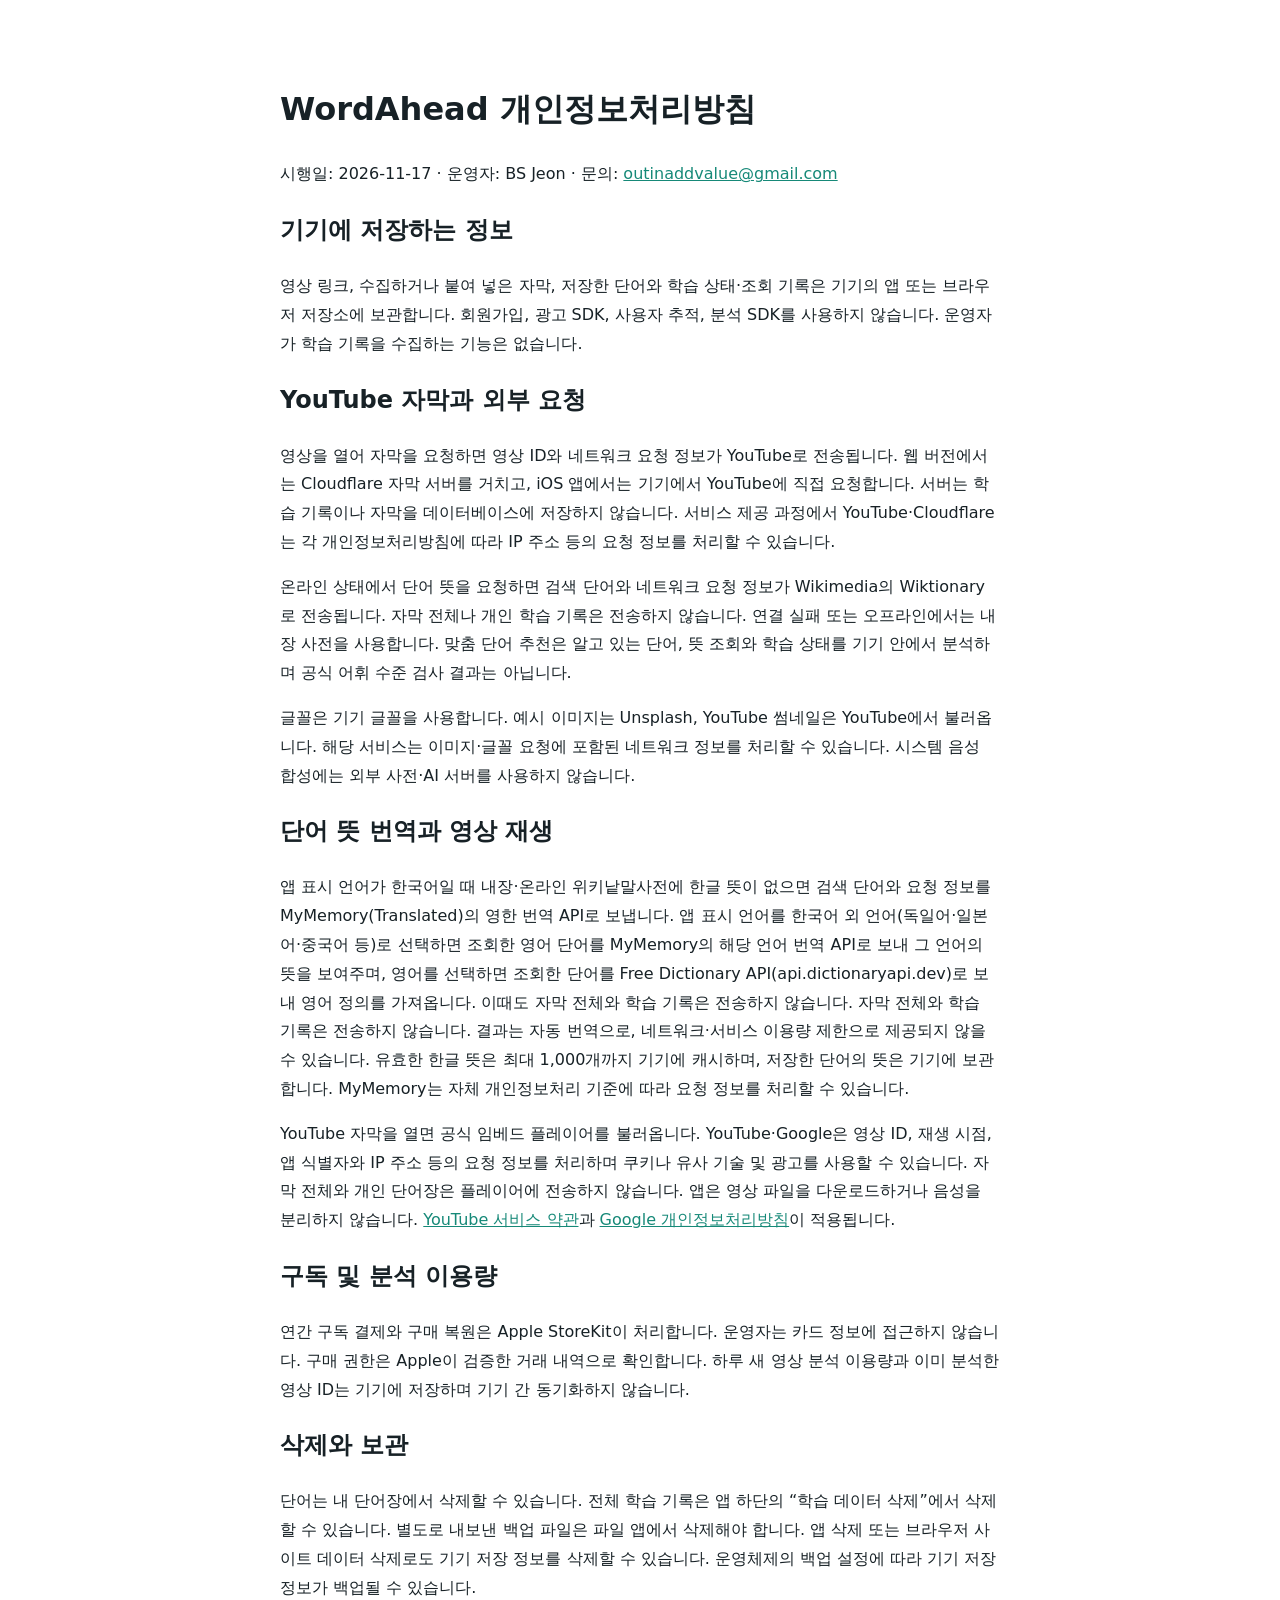
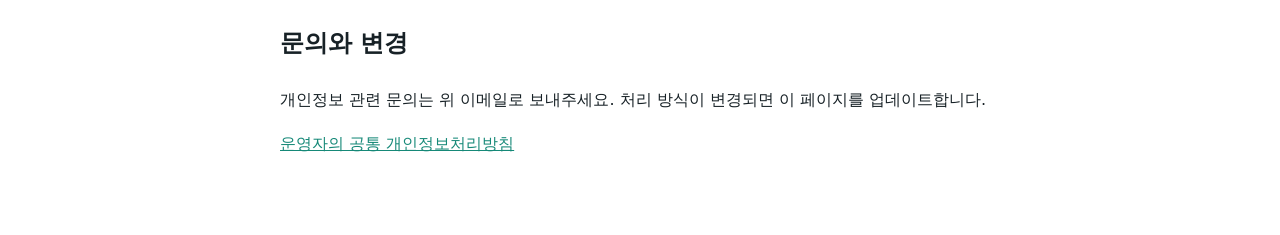
<file: privacy.html>
<!doctype html><html lang="ko"><meta charset="utf-8"><meta name="viewport" content="width=device-width,initial-scale=1"><title>WordAhead 개인정보처리방침</title><style>body{max-width:720px;margin:40px auto;padding:20px;font:16px/1.8 system-ui;color:#172126}a{color:#168978}</style><body>
<h1>WordAhead 개인정보처리방침</h1><p>시행일: 2026-11-17 · 운영자: BS Jeon · 문의: <a href="mailto:outinaddvalue@gmail.com">outinaddvalue@gmail.com</a></p>
<h2>기기에 저장하는 정보</h2><p>영상 링크, 수집하거나 붙여 넣은 자막, 저장한 단어와 학습 상태·조회 기록은 기기의 앱 또는 브라우저 저장소에 보관합니다. 회원가입, 광고 SDK, 사용자 추적, 분석 SDK를 사용하지 않습니다. 운영자가 학습 기록을 수집하는 기능은 없습니다.</p>
<h2>YouTube 자막과 외부 요청</h2><p>영상을 열어 자막을 요청하면 영상 ID와 네트워크 요청 정보가 YouTube로 전송됩니다. 웹 버전에서는 Cloudflare 자막 서버를 거치고, iOS 앱에서는 기기에서 YouTube에 직접 요청합니다. 서버는 학습 기록이나 자막을 데이터베이스에 저장하지 않습니다. 서비스 제공 과정에서 YouTube·Cloudflare는 각 개인정보처리방침에 따라 IP 주소 등의 요청 정보를 처리할 수 있습니다.</p>
<p>온라인 상태에서 단어 뜻을 요청하면 검색 단어와 네트워크 요청 정보가 Wikimedia의 Wiktionary로 전송됩니다. 자막 전체나 개인 학습 기록은 전송하지 않습니다. 연결 실패 또는 오프라인에서는 내장 사전을 사용합니다. 맞춤 단어 추천은 알고 있는 단어, 뜻 조회와 학습 상태를 기기 안에서 분석하며 공식 어휘 수준 검사 결과는 아닙니다.</p><p>글꼴은 기기 글꼴을 사용합니다. 예시 이미지는 Unsplash, YouTube 썸네일은 YouTube에서 불러옵니다. 해당 서비스는 이미지·글꼴 요청에 포함된 네트워크 정보를 처리할 수 있습니다. 시스템 음성 합성에는 외부 사전·AI 서버를 사용하지 않습니다.</p>
<h2>단어 뜻 번역과 영상 재생</h2><p>앱 표시 언어가 한국어일 때 내장·온라인 위키낱말사전에 한글 뜻이 없으면 검색 단어와 요청 정보를 MyMemory(Translated)의 영한 번역 API로 보냅니다. 앱 표시 언어를 한국어 외 언어(독일어·일본어·중국어 등)로 선택하면 조회한 영어 단어를 MyMemory의 해당 언어 번역 API로 보내 그 언어의 뜻을 보여주며, 영어를 선택하면 조회한 단어를 Free Dictionary API(api.dictionaryapi.dev)로 보내 영어 정의를 가져옵니다. 이때도 자막 전체와 학습 기록은 전송하지 않습니다. 자막 전체와 학습 기록은 전송하지 않습니다. 결과는 자동 번역으로, 네트워크·서비스 이용량 제한으로 제공되지 않을 수 있습니다. 유효한 한글 뜻은 최대 1,000개까지 기기에 캐시하며, 저장한 단어의 뜻은 기기에 보관합니다. MyMemory는 자체 개인정보처리 기준에 따라 요청 정보를 처리할 수 있습니다.</p><p>YouTube 자막을 열면 공식 임베드 플레이어를 불러옵니다. YouTube·Google은 영상 ID, 재생 시점, 앱 식별자와 IP 주소 등의 요청 정보를 처리하며 쿠키나 유사 기술 및 광고를 사용할 수 있습니다. 자막 전체와 개인 단어장은 플레이어에 전송하지 않습니다. 앱은 영상 파일을 다운로드하거나 음성을 분리하지 않습니다. <a href="https://www.youtube.com/t/terms">YouTube 서비스 약관</a>과 <a href="https://policies.google.com/privacy">Google 개인정보처리방침</a>이 적용됩니다.</p>
<h2>구독 및 분석 이용량</h2><p>연간 구독 결제와 구매 복원은 Apple StoreKit이 처리합니다. 운영자는 카드 정보에 접근하지 않습니다. 구매 권한은 Apple이 검증한 거래 내역으로 확인합니다. 하루 새 영상 분석 이용량과 이미 분석한 영상 ID는 기기에 저장하며 기기 간 동기화하지 않습니다.</p><h2>삭제와 보관</h2><p>단어는 내 단어장에서 삭제할 수 있습니다. 전체 학습 기록은 앱 하단의 “학습 데이터 삭제”에서 삭제할 수 있습니다. 별도로 내보낸 백업 파일은 파일 앱에서 삭제해야 합니다. 앱 삭제 또는 브라우저 사이트 데이터 삭제로도 기기 저장 정보를 삭제할 수 있습니다. 운영체제의 백업 설정에 따라 기기 저장 정보가 백업될 수 있습니다.</p>
<h2>문의와 변경</h2><p>개인정보 관련 문의는 위 이메일로 보내주세요. 처리 방식이 변경되면 이 페이지를 업데이트합니다.</p><p><a href="https://outinletter.github.io/privacy-policy/">운영자의 공통 개인정보처리방침</a></p></body></html>
</file>
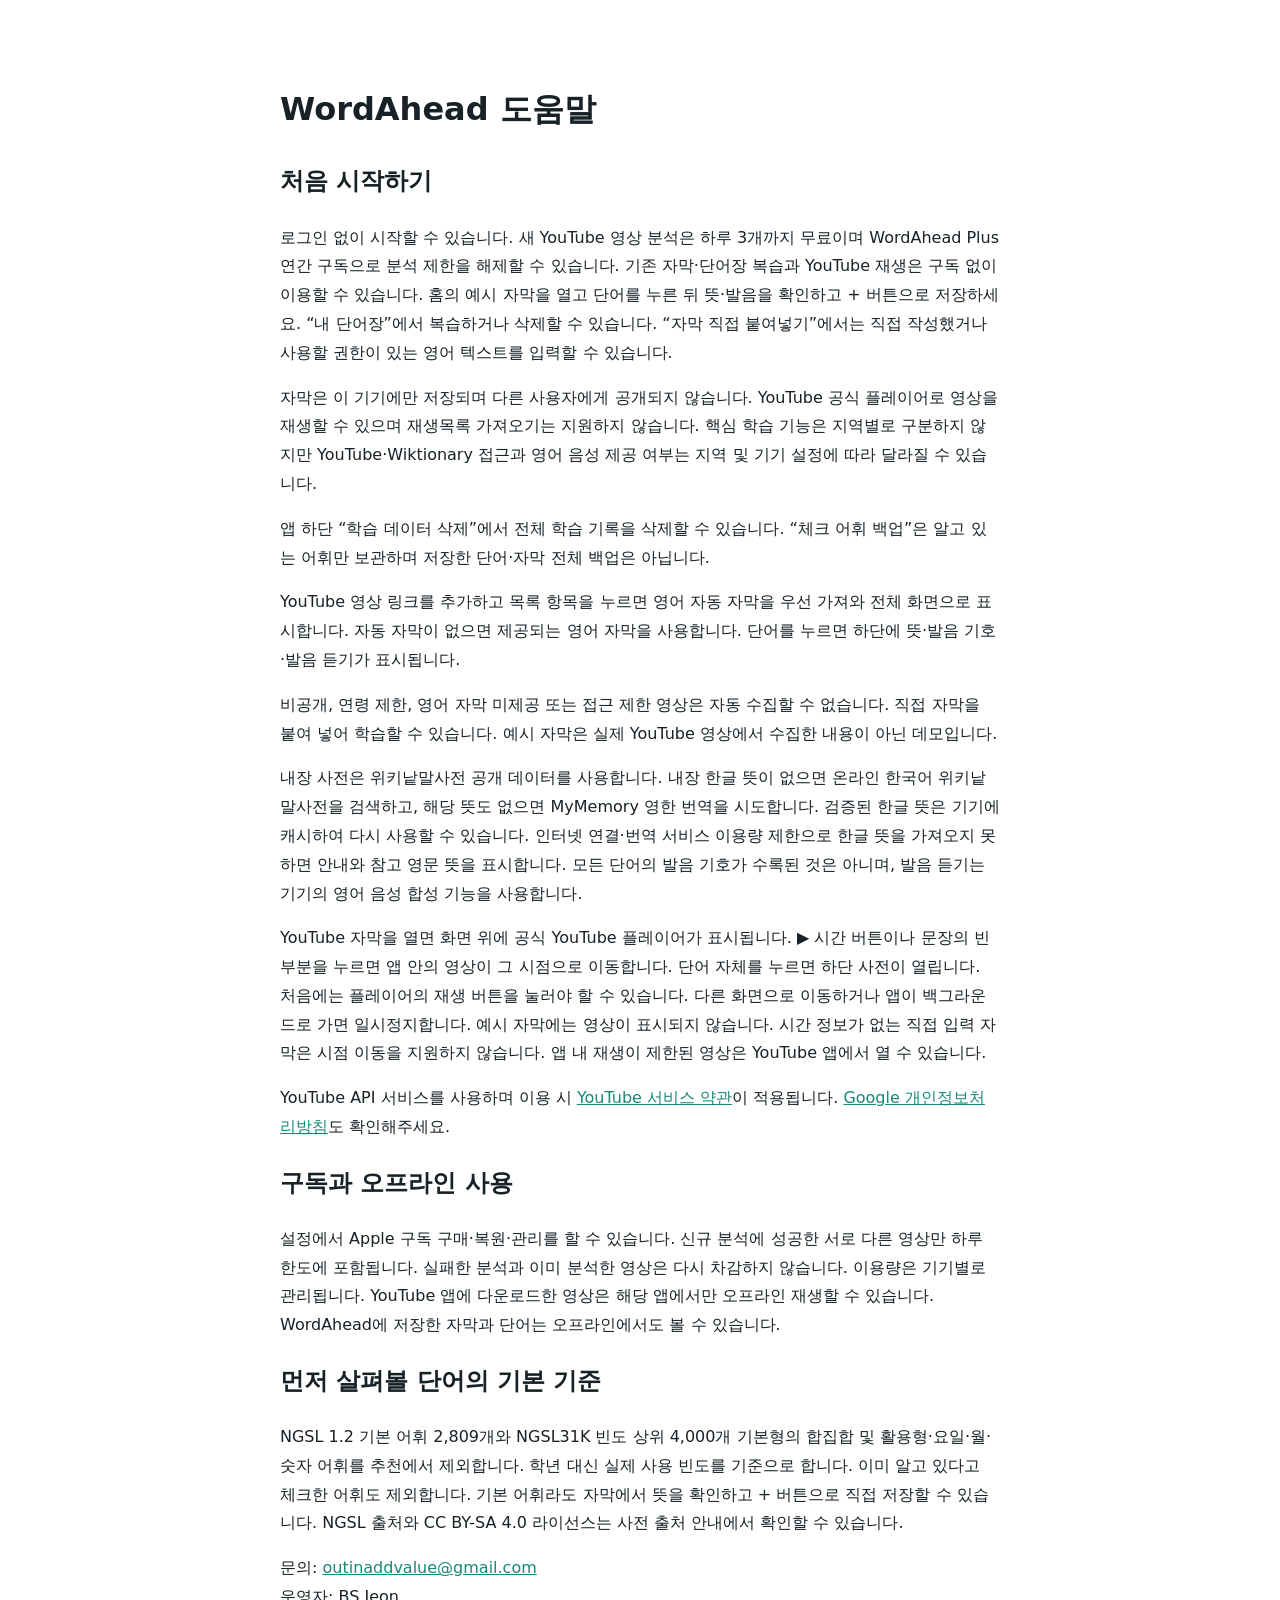
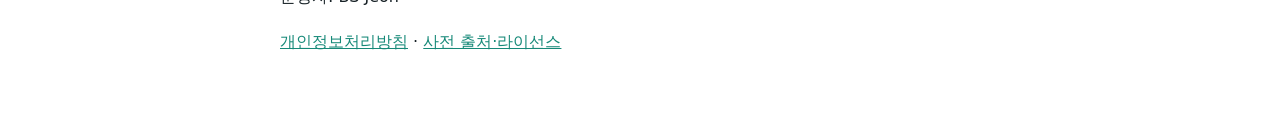
<file: support.html>
<!doctype html><html lang="ko"><meta charset="utf-8"><meta name="viewport" content="width=device-width,initial-scale=1"><title>WordAhead 도움말</title><style>body{max-width:720px;margin:40px auto;padding:20px;font:16px/1.8 system-ui;color:#172126}a{color:#168978}</style><body><h1>WordAhead 도움말</h1><h2>처음 시작하기</h2><p>로그인 없이 시작할 수 있습니다. 새 YouTube 영상 분석은 하루 3개까지 무료이며 WordAhead Plus 연간 구독으로 분석 제한을 해제할 수 있습니다. 기존 자막·단어장 복습과 YouTube 재생은 구독 없이 이용할 수 있습니다. 홈의 예시 자막을 열고 단어를 누른 뒤 뜻·발음을 확인하고 + 버튼으로 저장하세요. “내 단어장”에서 복습하거나 삭제할 수 있습니다. “자막 직접 붙여넣기”에서는 직접 작성했거나 사용할 권한이 있는 영어 텍스트를 입력할 수 있습니다.</p><p>자막은 이 기기에만 저장되며 다른 사용자에게 공개되지 않습니다. YouTube 공식 플레이어로 영상을 재생할 수 있으며 재생목록 가져오기는 지원하지 않습니다. 핵심 학습 기능은 지역별로 구분하지 않지만 YouTube·Wiktionary 접근과 영어 음성 제공 여부는 지역 및 기기 설정에 따라 달라질 수 있습니다.</p><p>앱 하단 “학습 데이터 삭제”에서 전체 학습 기록을 삭제할 수 있습니다. “체크 어휘 백업”은 알고 있는 어휘만 보관하며 저장한 단어·자막 전체 백업은 아닙니다.</p>
<p>YouTube 영상 링크를 추가하고 목록 항목을 누르면 영어 자동 자막을 우선 가져와 전체 화면으로 표시합니다. 자동 자막이 없으면 제공되는 영어 자막을 사용합니다. 단어를 누르면 하단에 뜻·발음 기호·발음 듣기가 표시됩니다.</p>
<p>비공개, 연령 제한, 영어 자막 미제공 또는 접근 제한 영상은 자동 수집할 수 없습니다. 직접 자막을 붙여 넣어 학습할 수 있습니다. 예시 자막은 실제 YouTube 영상에서 수집한 내용이 아닌 데모입니다.</p>
<p>내장 사전은 위키낱말사전 공개 데이터를 사용합니다. 내장 한글 뜻이 없으면 온라인 한국어 위키낱말사전을 검색하고, 해당 뜻도 없으면 MyMemory 영한 번역을 시도합니다. 검증된 한글 뜻은 기기에 캐시하여 다시 사용할 수 있습니다. 인터넷 연결·번역 서비스 이용량 제한으로 한글 뜻을 가져오지 못하면 안내와 참고 영문 뜻을 표시합니다. 모든 단어의 발음 기호가 수록된 것은 아니며, 발음 듣기는 기기의 영어 음성 합성 기능을 사용합니다.</p>
<p>YouTube 자막을 열면 화면 위에 공식 YouTube 플레이어가 표시됩니다. ▶ 시간 버튼이나 문장의 빈 부분을 누르면 앱 안의 영상이 그 시점으로 이동합니다. 단어 자체를 누르면 하단 사전이 열립니다. 처음에는 플레이어의 재생 버튼을 눌러야 할 수 있습니다. 다른 화면으로 이동하거나 앱이 백그라운드로 가면 일시정지합니다. 예시 자막에는 영상이 표시되지 않습니다. 시간 정보가 없는 직접 입력 자막은 시점 이동을 지원하지 않습니다. 앱 내 재생이 제한된 영상은 YouTube 앱에서 열 수 있습니다.</p>
<p>YouTube API 서비스를 사용하며 이용 시 <a href="https://www.youtube.com/t/terms">YouTube 서비스 약관</a>이 적용됩니다. <a href="https://policies.google.com/privacy">Google 개인정보처리방침</a>도 확인해주세요.</p>
<h2>구독과 오프라인 사용</h2><p>설정에서 Apple 구독 구매·복원·관리를 할 수 있습니다. 신규 분석에 성공한 서로 다른 영상만 하루 한도에 포함됩니다. 실패한 분석과 이미 분석한 영상은 다시 차감하지 않습니다. 이용량은 기기별로 관리됩니다. YouTube 앱에 다운로드한 영상은 해당 앱에서만 오프라인 재생할 수 있습니다. WordAhead에 저장한 자막과 단어는 오프라인에서도 볼 수 있습니다.</p><h2>먼저 살펴볼 단어의 기본 기준</h2><p>NGSL 1.2 기본 어휘 2,809개와 NGSL31K 빈도 상위 4,000개 기본형의 합집합 및 활용형·요일·월·숫자 어휘를 추천에서 제외합니다. 학년 대신 실제 사용 빈도를 기준으로 합니다. 이미 알고 있다고 체크한 어휘도 제외합니다. 기본 어휘라도 자막에서 뜻을 확인하고 + 버튼으로 직접 저장할 수 있습니다. NGSL 출처와 CC BY-SA 4.0 라이선스는 사전 출처 안내에서 확인할 수 있습니다.</p>
<p>문의: <a href="mailto:outinaddvalue@gmail.com">outinaddvalue@gmail.com</a><br>운영자: BS Jeon</p><p><a href="privacy.html">개인정보처리방침</a> · <a href="dictionary/NOTICE.md">사전 출처·라이선스</a></p></body></html>
</file>
